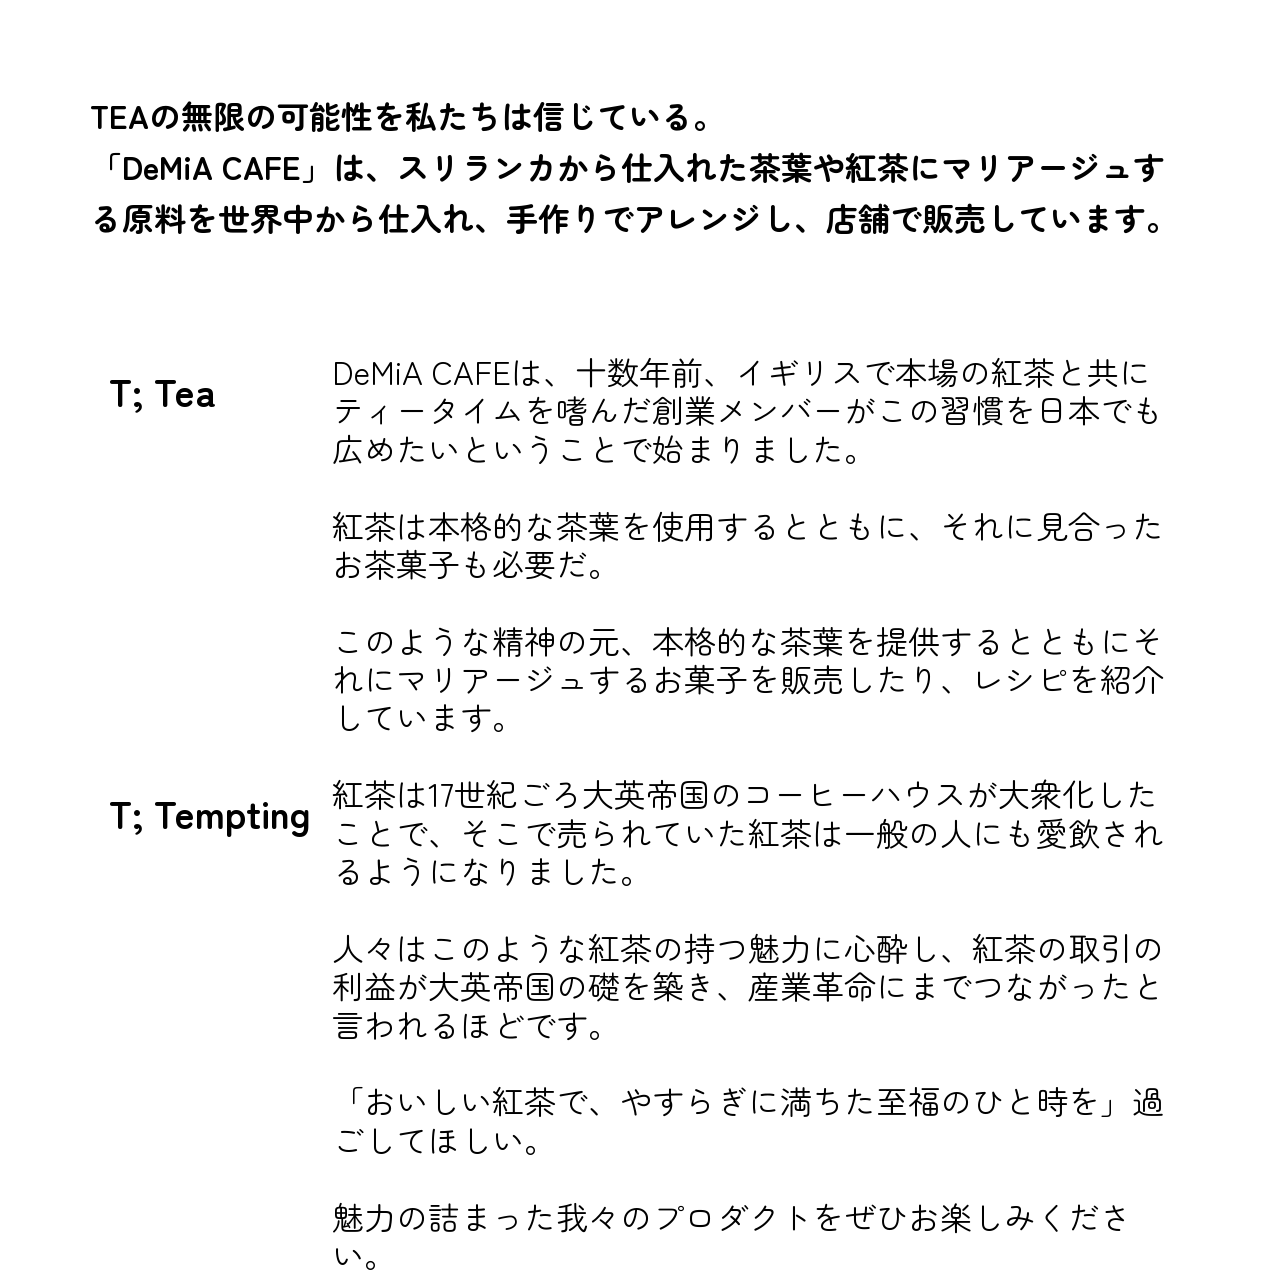
<file: about.html>
<!DOCTYPE html>
<html lang="jp">
<head>
    <meta charset="UTF-8">
    <meta name="viewport" content="width=device-width, initial-scale=1.0">
    <link rel="stylesheet" href="style.css">
    <link rel="stylesheet" href="about.css">
    <link rel="icon" href="img/favicon.svg">
    <link rel="preconnect" href="https://fonts.googleapis.com">
    <link rel="preconnect" href="https://fonts.gstatic.com" crossorigin>
    <link href="https://fonts.googleapis.com/css2?family=Zen+Maru+Gothic:wght@300;400;500;700;900&display=swap" rel="stylesheet">
    <title>About</title>
</head>
<body>
    <div class="title">TEAの無限の可能性を私たちは信じている。<br>「DeMiA CAFE」は、スリランカから仕入れた茶葉や紅茶にマリアージュする原料を世界中から仕入れ、手作りでアレンジし、店舗で販売しています。</div>
    <div class="lead">
        <div class="item">
            <h2>T; Tea</h2>
            <div class="content">DeMiA CAFEは、十数年前、イギリスで本場の紅茶と共にティータイムを嗜んだ創業メンバーがこの習慣を日本でも広めたいということで始まりました。<br><br>紅茶は本格的な茶葉を使用するとともに、それに見合ったお茶菓子も必要だ。<br><br>このような精神の元、本格的な茶葉を提供するとともにそれにマリアージュするお菓子を販売したり、レシピを紹介しています。</div>  
        </div>
        <div class="item">
            <h2>T; Tempting</h2>
            <div class="content">紅茶は17世紀ごろ大英帝国のコーヒーハウスが大衆化したことで、そこで売られていた紅茶は一般の人にも愛飲されるようになりました。<br><br>人々はこのような紅茶の持つ魅力に心酔し、紅茶の取引の利益が大英帝国の礎を築き、産業革命にまでつながったと言われるほどです。<br><br>「おいしい紅茶で、やすらぎに満ちた至福のひと時を」過ごしてほしい。 <br><br>魅力の詰まった我々のプロダクトをぜひお楽しみください。</div>
        </div>
    </div>
</body>
</html>
</file>
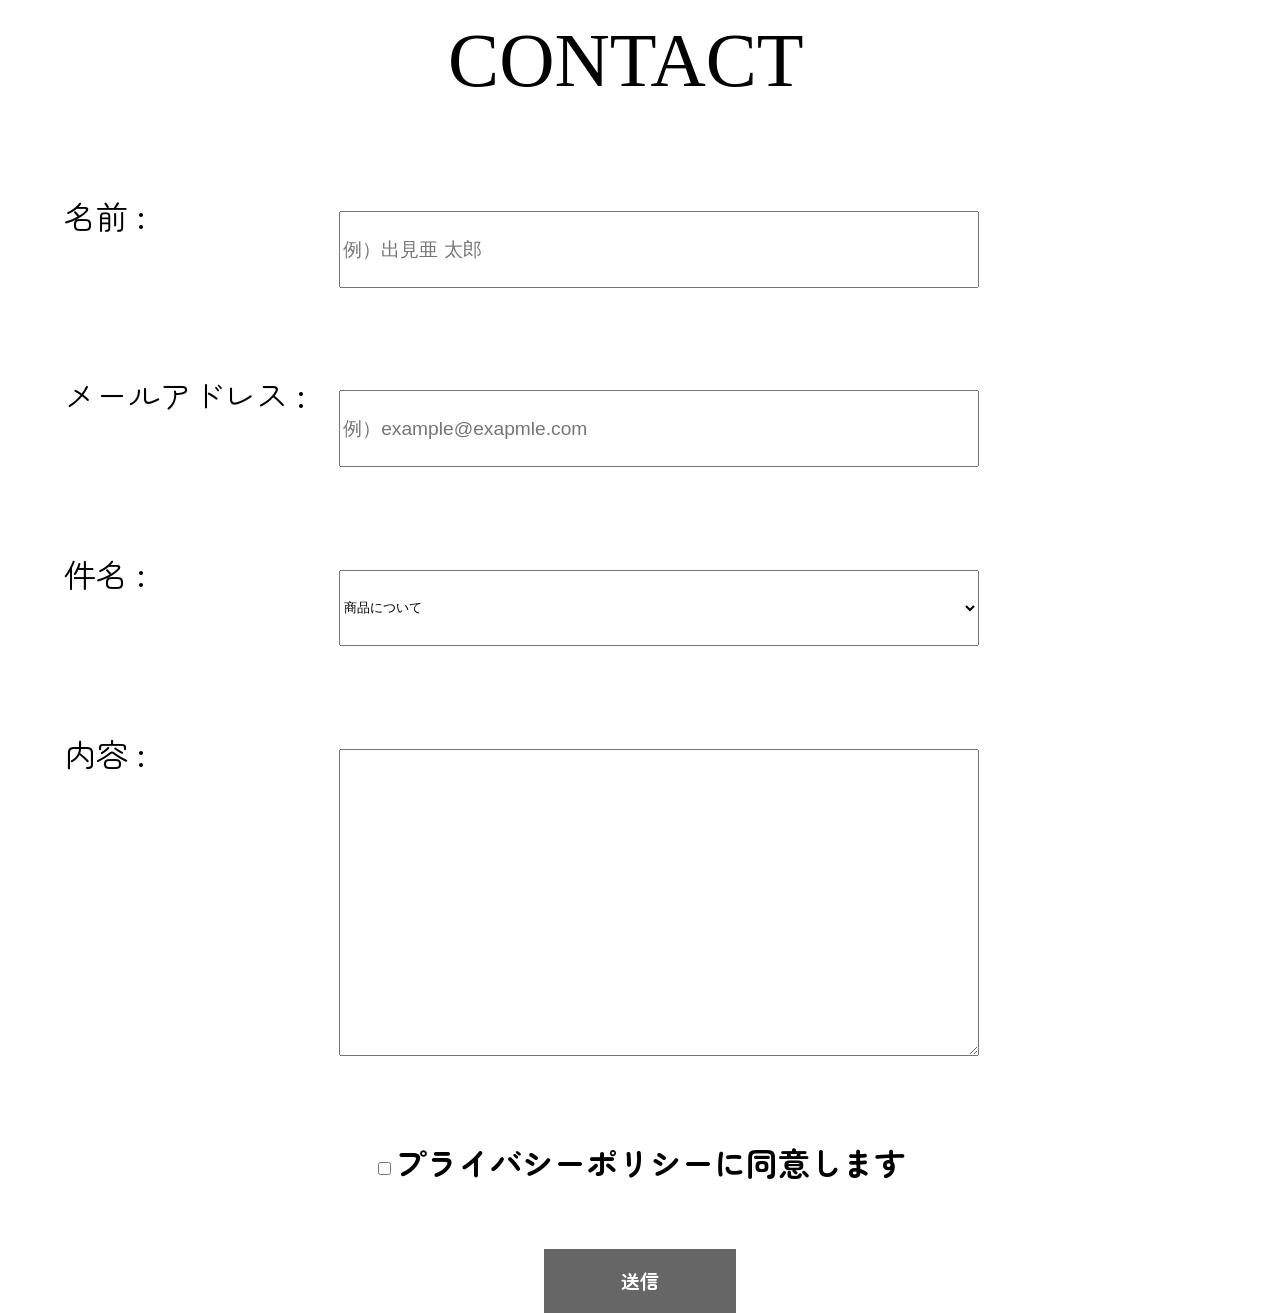
<file: contact.html>
<!DOCTYPE html>
<html lang="jp">
<head>
    <meta charset="UTF-8">
    <meta name="viewport" content="width=device-width, initial-scale=1.0">
    <link rel="stylesheet" href="style.css">
    <link rel="stylesheet" href="contact.css">
    <link rel="icon" href="img/favicon.svg">
    <link rel="preconnect" href="https://fonts.googleapis.com">
    <link rel="preconnect" href="https://fonts.gstatic.com" crossorigin>
    <link href="https://fonts.googleapis.com/css2?family=Zen+Maru+Gothic:wght@300;400;500;700;900&display=swap" rel="stylesheet">
    <title>recipe</title>
</head>
<body>
    <div class="ttl-img"><img src="img/contact/contact_ttl.svg" alt="" class="title-img"></div>
    <form action="〜" method="post">
        <div class="forms">
            <div class="formname">名前 : </div>
            <input type="text" name="person" placeholder="例）出見亜 太郎" class="input-form">
        </div>
        <div class="forms">
            <div class="formname">メールアドレス : </div>
            <input type="email" name="mail" placeholder="例）example@exapmle.com" autocomplete="off" class="input-form">
        </div>
        <div class="forms">
            <div class="formname">件名 : </div>
            <select name="件名">
                <option aria-checked="">商品について</option>
                <option>その他</option>
            </select>
        </div>
        <div class="forms">
            <div class="formname">内容 :</div>
            <textarea name="comment" rows="4"></textarea>
        </div>
        <div class="checker">
            <input type="checkbox"><label for="checker">プライバシーポリシーに同意します</label>
        </div>
        <button type="submit">送信</button>
    </form>
</body>
</html>
</file>
<file: style.css>
@charset "UTF-8";

/* リセットcss */
abbr,
address,
article,
aside,
audio,
b,
blockquote,
body,
canvas,
caption,
cite,
code,
dd,
del,
details,
dfn,
div,
dl,
dt,
em,
fieldset,
figcaption,
figure,
footer,
form,
h1,
h2,
h3,
h4,
h5,
h6,
header,
hgroup,
html,
i,
iframe,
img,
ins,
kbd,
label,
legend,
li,
mark,
menu,
nav,
object,
ol,
p,
pre,
q,
samp,
section,
small,
span,
strong,
sub,
summary,
sup,
table,
tbody,
td,
tfoot,
th,
thead,
time,
tr,
ul,
var,
video {
  margin: 0;
  padding: 0;
  border: 0;
  outline: 0;
  font-size: 100%;
  vertical-align: baseline;
  background: 0 0;
}

body {
  line-height: 1;
}

article,
aside,
details,
figcaption,
figure,
footer,
header,
hgroup,
menu,
nav,
section {
  display: block;
}

ul {
  list-style: none;
}

blockquote,
q {
  quotes: none;
}

blockquote:after,
blockquote:before,
q:after,
q:before {
  content: none;
}

a {
  margin: 0;
  padding: 0;
  font-size: 100%;
  vertical-align: baseline;
  background: 0 0;
  text-decoration: underline;
  color: inherit;
}

ins {
  background-color: #ff9;
  color: #000;
  text-decoration: none;
}

mark {
  background-color: #ff9;
  color: #000;
  font-style: italic;
  font-weight: 700;
}

del {
  text-decoration: line-through;
}

abbr[title],
dfn[title] {
  border-bottom: 1px dotted;
  cursor: help;
}

table {
  border-collapse: collapse;
  border-spacing: 0;
}

hr {
  display: block;
  height: 1px;
  border: 0;
  border-top: 1px solid #ccc;
  margin: 1em 0;
  padding: 0;
}

input,
select {
  vertical-align: middle;
}

body * {
  box-sizing: border-box;
}

/* ここまで リセットcss */
.bold {
  font-weight: bold;
}
.normal {
  font-weight: normal;
}
.medium {
  font-weight: 500;
}

.header-message {
  position: relative;
  transform: translateY(-150%);
  margin-left: 5%;
  width: 60%;
}
.header-icons a {
  display: inline-block;
  width: 5%;
  margin-right: 5%;
}
.header-icons img {
  width:100%;
}
.header-icons {
  text-align: right;
}
h1 {
  font-size: 20px;
  line-height: 2;
}
h2 {
  font-size: 16px;
  line-height: 2;
}
h3 {
  font-size: 13px;
  line-height: 2;
}
h4 {
  font-size: 11px;
  font-weight: normal;
  line-height: 1.8;
}
h5 {
  font-size: 14px;
  font-weight: normal;
  line-height:1.8;
}
.sp-br {
  display: none;
}
.news-ttl {
  width: 20%;
  margin-left: 5%;
  margin-top: 20%;
}
.news-boxes {
  display: flex;
  margin-top: 5%;
}
.news-box {
  width: 45%;
  margin-left: 3%;
}
.news-body {
  display: flex;
  flex-direction: column;
  height: 210px;
}
.news-title {
  margin-top: 5%;
}
.news-link {
  margin-top: 5%;
}
.news-date {
  margin-top: auto;
  padding-top: 6%;
  border-top: 1px solid #000;
}
.normal-button {
  width:calc(100% - 80px);
  display: block;
  margin: 0 40px;
  margin-top: 30px;
  padding: 13px 0;
  font-size: 12px;
  background-color: #fff;
  color: #000;
  border: 1px solid #000;
  cursor: pointer;
}
.normal-button::before {
  content: "";
  display: inline-block;
  background-image: url("img/icon_ig.svg");
  background-size: contain;
  width: 16px;
  height: 16px;
  margin-right: 5px;
  transform: translateY(3px);
}


.contents {
  margin: 150px 10%;
}
.content-subtitle {
  margin-top: 10%;
}
.content-content {
  margin-top: 3%;
}
.detail-box{
  position: relative;
  margin-bottom: 40px;
}
.detail-title-img{
  height: 40px;
  position:absolute;
  top:30px;
  left:60px;
}
.detail-title-img-2{
  right: 60px;
  left: auto;
}
.detail-contents{
  margin:0 40px;
}
.detail-contents img{
  width: 100%;
  height: 600px;
}
.detail-title{
  margin-top: 20px;
}
.detail-content{
  margin-top:5px;
}


.products{
  width: 80%;
  margin: 100px auto;
  text-align: center;

}
.products-texts{
  text-align:left;
  margin-bottom: 30px;
}
.products-title{
  margin-bottom:20px;
}
.products-detail-title{
  line-height: 1.5;
  margin-top: 15px;
}
.products-detail-content{
  margin-top: 15px;
}



.recipe{
  text-align: center;
}
.recipe-title-img{
  height: 30px;
  margin-bottom: 20px;
}
.recipe-title{
  margin-bottom: 20px;
  line-height: 1.5;
}
.recipe-contents{
  text-align: left;
  display: flex;
  margin-left:30px;
  justify-content: space-between;
}
.recipe-texts{
  writing-mode: vertical-rl;
  display:flex;
  flex-direction: column;
  border-top: 2px solid #000;
  margin-top: -10px;
  padding-top: 10px;
}
.recipe-subtitle{
  font-size: 5vw;
}
.recipe-subsubtitle{
  font-size: 3vw;
  margin-top: 2px;
  margin-left:-8px;
}
.recipe-container{
  width: 100%;
  display: flex;
  overflow-x: auto;
}
.recipe-box{
  width:80%;
  flex-shrink: 0;
  margin:0 10%;
}
.recipe-box img{
  width: 100%;
}
.recipe-name{
  margin-top: 10px;
}
.recipe-detail{
  margin-top: 5px;
}


.shop{
  text-align:center;
  margin-top:150px;
}
.shop-title-img{
  height:35px;
  margin-bottom:40px;
}
.shop-img{
  width:100%;
}
.shop-texts{
  text-align: left;
  margin:0 40px;
}
.cafe-title-img{
  height:40px;
  margin-top: 80px;
}
.shop-detail{
  margin-top:30px;
}
.shop-table {
  font-size:13px;
  margin:40px 0;
  width: 100%;
  border-top: 1px solid #333;
  border-bottom: 1px solid #333;
}
.shop-table th, .shop-table td {
  padding: 15px 10px; 
}
.shop-table th {
  width: 120px;     
  text-align: center; 
  font-weight: bold;
  white-space: nowrap;
}
.shop-table td {
  text-align: left;
  line-height: 1.4; 
}
.online-shop{
  margin:60px 40px;
}
.online-shop-title-img{
  height:22px;
}
.online-shop-detail{
  margin:20px 0 10px 0;
  line-height:1.2;
}
.open-button::before{
  background-image: url("img/icon_cart.svg");
}



.contact {
  margin: 0 auto;
  padding: 60px 20px;
  text-align: center;
}
.contact-title {
  display: flex;
  justify-content: center;
  margin-bottom:40px;
}
.contact-title-img{
  height:30px;
}
.form-item {
  display: flex;
  flex-direction: column;
  margin-bottom: 25px;
  text-align: left;
}
.form-item label {
  font-weight: 500;
  margin-bottom: 8px;
  font-size: 14px;
}
.form-item input,
.form-item select,
.form-item textarea {
  width: 100%;
  padding: 15px 10px;
  border: 1px solid #7f7f7f;
  font-size: 14px; 
}
.form-item textarea {
  height: 180px;
  resize: vertical;
}
.form-policy {
  margin-bottom: 20px;
  font-size: 12px;
}
.form-submit button {
  width: calc(100% - 120px);
  padding: 15px;
  background-color: #666;
  color: #fff;
  border: 1px solid #000;
  font-size: 12px;
  font-weight: bold;
  cursor: pointer;
  transition: background-color 0.3s, color 0.3s;
}
.form-submit button:hover {
  color: #000;
}
.copyright-img{
  width:150px;
  margin:60px 0 100px 0;
  
}
@media screen and (min-width: 768px) {
  .contact{
    padding:60px 100px;
  }
  .contact-title-img{
    height:40px;
  }
  .form-item {
    flex-direction: row;     
    align-items: flex-start; 
    margin-bottom: 40px;
  }  
  .form-item label {
    width: 30%;         
    margin-bottom: 0;   
    padding-top: 10px; 
    font-size:16px;
  }
  .form-policy{
    font-size: 16px;
  }
  .form-submit button{
    width:330px;
    padding:25px;
    font-size:15px;
  }
  .form-submit button:hover{
    background-color: #fff;
  }
  .form-item input[type="text"],
  .form-item input[type="email"],
  .form-item select,
  .form-item textarea {
    width: 75%;
  }
  .copyright-img{
    width:180px;
    margin:180px 0 120px 0;
  }
}


/* 768px以上のとき（PC） */
@media (min-width: 768px) {
  .sp-img {
    display: none;
  }
  .pc-img {
    display: block;
  } 
  .news button.sp-button {
    display: none;
  } 


  .header-message {
    width: 40%;
    left: 2%;
  }
  .header-icons {
    transform: translateY(-220%);
    margin-right: 3%;
  }
  .header-icons a{
    display: inline-block;
    width:3.5%;
    margin-right:3.5%;
  }
  .header-icons img {
    width:100%;
  }
  h1{
    font-size: 30px;
  }
  h2 {
    font-size: 24px;
  }
  h3 {
    font-size: 18px;
  }
  h4 {
    font-size: 17px;
  }
  h5 {
    font-size: 15px;
  }


  .news-ttl{
    width:120px;
    margin-left:70px;
    margin-top: 60px;
  }
  .news-content{
    margin-top: 10px;
    font-size: 14px;
  }
  .news-box{
    width:250px;
    margin-left:70px;
  }
  .news-body{
    height: 250px;
  }
  .news-header{
    display:flex;
  }
  .news button{
    border:none;
    display: flex;
    flex-direction: row-reverse;
    margin-left: auto;
    margin-right:70px;
    margin-top:70px;
    padding: 0;
    font-size: 16px;
    width:200px;
  }
  .news button::before {
    width: 24px;
    height: 24px;
    transform: translateY(1px);
    transform: translateX(-155px);
  }


  .content-top{
    font-size: 20px;
  }
  .content-box{
    display: flex;
    margin-top: 50px;
    margin-right: 70px;
  }
  .content-content{
    width: calc(100% - 130px);
    margin-left: 0px;
    margin-top: 20px;
  }
  .content-subtitle{
    width: 120px;
    margin-right: 10px;
    margin-top:15px;
    font-weight: normal;
  }


  .detail-box{
  margin-bottom: 100px;
  }
  .detail-title-img{
    top:60px;
    left:75px;
  }
  .detail-title-img-2{
    right: 80px;
    left: auto;
    height: 50px;
  }
  .detail-contents{
    display: flex;
    margin: auto 80px;
  }
  .detail-contents-2{
    flex-direction: row-reverse;
  }
  .detail-contents img{
    width: min(calc(100% - 250px), 600px);
    object-fit: cover;
  }
  .detail-texts{
    margin:auto auto auto -100px;
    padding: 40px 10px;
    height:auto;
    background-color: #fff;
    z-index: 1;
    display: flex;
    flex-direction: column;
    justify-content: center;
  }
  .detail-texts-2{
    margin: auto -100px auto auto;
  }
  .detail-title{
    padding: 0 60px;
  }
  .detail-content{
    margin:50px 60px;
  }


  .products{
    margin: 150px 100px;
    text-align: center;
  }
  .products img{
    width:60%;
    height: 500px;
    object-fit: cover;
  }
  .products-boxes{
    display: flex;
    justify-content: space-between;
    margin-bottom: 100px;
  }
  .products-texts{
    width: 30%;
    margin-bottom: 30px;
  }
  .products-title{
    margin-bottom:50px;
    font-size: 35px;
  }
  .products-detail-title{
    font-size: 30px;
    margin-top: 30px;
  }
  .products-detail-content{
    margin-top: 40px;
  }  
  .products-boxes-2{
    flex-direction: row-reverse;
  }


  .recipe-title-img{
    height: 42px;
    margin-bottom: 40px;
  }
  .recipe-title{
    margin-bottom: 120px;
    font-size:35px;
  }
  .recipe-contents{
    margin-left:60px;
  }
  .recipe-texts{
    border-top: 10px solid #000;
    margin-top: -10px;
    padding-top: 10px;
  }
  .recipe-subtitle{
    font-size: 35px;
  }
  .recipe-subsubtitle{
    font-size: 18px;
    margin-left:0px;
  }
  .recipe-container{
    width: 82%;
  }
  .recipe-box{
    width:50%;
    flex-shrink: 0;
    margin:0 3%;
  }
  .recipe-name{
    margin-top: 20px;
  }
  .recipe-detail{
    margin-top: 10px;
  }


  .shop{
  margin-top:150px;
  }
  .shop-title-img{
    height:40px;
    margin-bottom:80px;
  }
  .shop-contents{
    display: flex;
    gap:0px;
    justify-content: center;
  }
  .shop-img{
    width:90%;
  }
  .shop-texts{
    width:500px;
    margin-right:80px;
  }
  .cafe-title-img{
    height:35px;
    margin-top: 30px;
  }
  .shop-detail{
    margin-top:15px;
    line-height:2.0;
    font-weight:500;
  }
  .shop-table {
    font-size:13px;
    margin:40px 0 10px 0;
  }
  .shop-table th, .shop-table td {
    padding: 15px 10px; 
  }
  .shop-table th {
    width: 60px;     
    font-weight: bold;
    white-space: nowrap;
  }
  .normal-button {
    width:100%;
    margin:20px 0 0 0 ;
    padding: 12px 0 20px 0;
    font-size: 14px;
  }
  .normal-button::before {
    width: 24px;
    height: 24px;
    margin-right: 10px;
    transform: translateY(7px);
  }
  .shop-table td {
    text-align: left;
    line-height: 1.4;
  }

  .online-shop{
    margin:60px 80px;
    border-top:3px solid #000;
    max-width:960px;
  }
  .online-shop-title-img{
    height:22px;
    margin:40px 0 0 60px;
  }
  .online-shop-contents{
    display: flex;
    justify-content: space-between;
    width:90%;
    margin: auto;
    gap:20px
  }
  .online-shop-detail{
    margin:20px 0 10px 0;
    line-height:1.2;
    font-weight:500;
    width:50%;
  }
  .open-button{
    width:300px;
  }
  .open-button::before{
    background-image: url("img/icon_cart.svg");
  }
  
}

/* (shop,二段階調整用)*/
@media (min-width:960px) {
  .shop-texts{
    width:400px;
  }
}
@media (min-width:1120px) {
  .online-shop{
    margin:60px auto;
  }
}

/* 767px以下のとき（スマホ） */
@media (max-width: 767px) {
  .pc-img {
    display: none;
  } 
  .sp-img {
    display: block;
  } 
  .news button.pc-button {
    display: none;
  } 
  .sp-br {
    display: block;
  }
}
</file>
<file: about.css>
@charset "UTF-8";
body {
  font-family: "Zen Maru Gothic", sans-serif;
  font-weight: 400;
  font-style: normal;
}

h2 {
    font-weight: bold;
    font-size: 3vw;
}

.title {
    margin: 7vw 7vw;
    font-weight: bold;
    font-size: 2.5vw;
    line-height: 4.0vw;
}

.lead {
    margin: 7vw;
    display: flex;
    flex-direction: column;
}

.item {
    display: flex;
    gap: 1.0vw;
    margin: 1.5vw;
}

h2 {
    width: 20vw;
    height: 30vw;
}

.content {
    width: 80vw;
    height: 30vw;
    font-size: 2.5vw;
    line-height: 3.0vw;
}

@media (max-width: 768px) {
    .item {
        display: flex;
        flex-direction: column;
        vertical-align: middle;
    }

    h2 {
        height: 5vw;
    }
}
</file>
<file: contact.css>
@charset "UTF-8";
body {
    font-family: "Zen Maru Gothic", sans-serif;
    font-weight: 400;
    font-style: normal;
    line-height: normal;
}

.ttl-img {
    display: flex;
    justify-content: center;
    align-items: center
}

.title-img {
    width: 30vw;
    height: 10vw;
}

.forms {
    display:flex;
    align-content: center;
    margin: 5vw;
}

.formname {
    font-size: 2.5vw;
    width: 20vw;
    height: 5vw;
}

select {
    width: 50vw;
    height: 6vw;
    margin: 1.5vw;
}

.input-form {
    width: 50vw;
    height: 6vw;
    font-size: 1.5vw;
    margin: 1.5vw;
}

textarea {
    width: 50vw;
    height: 24vw;
    margin: 1.5vw;
}

.checker {
    font-size: 2.5vw;
    font-family: "Zen Maru Gothic", sans-serif;
    font-weight: bold;
    font-style: normal;
    line-height: normal;
    text-align: center;
    margin: 5vw;
}

button {
    width: 15vw;
    height: 5vw;
    font-size: 1.5vw;
    font-family: "Zen Maru Gothic", sans-serif;
    font-weight: bold;
    font-style: normal;
    line-height: normal;
    background-color: #666;
    color: white;
    border: none;
    margin: 0 auto;
    display: flex;
    justify-content: center;
    align-items: center;
}

@media (max-width: 768px) {
    .forms {
        flex-direction: column;
    }

    select, textarea {
        width: 90%;
    }

    .input-form {
        width: 90%;
    }
}
</file>
